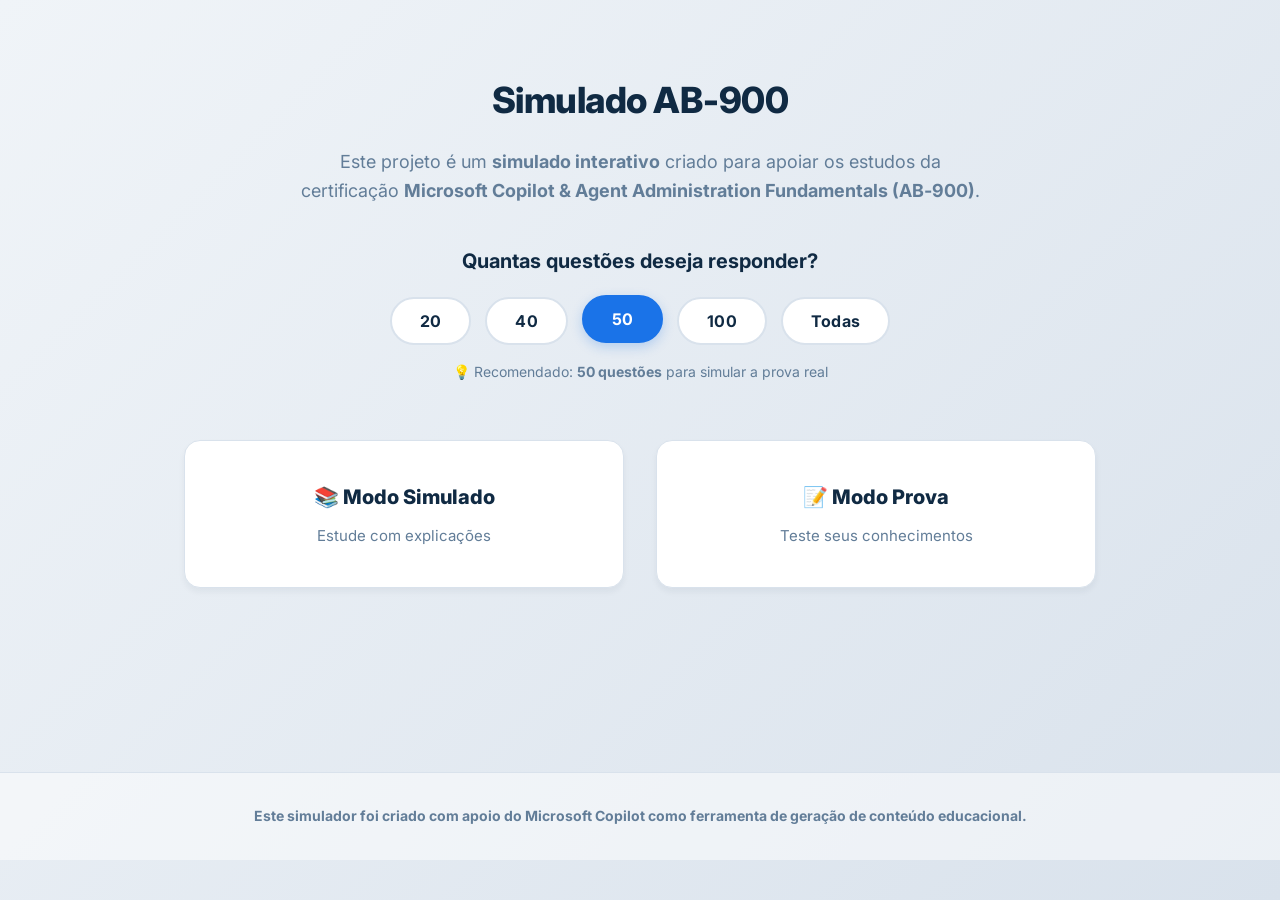
<file: index.html>
<!DOCTYPE html>
<html lang="pt-BR">
<head>
  <meta charset="UTF-8" />
  <meta name="viewport" content="width=device-width, initial-scale=1.0" />
  <title>Simulado AB‑900</title>
  <link rel="stylesheet" href="styles.css" />
</head>
<body class="bg">
  <main class="container center">
    <h1>Simulado AB‑900</h1>

    <p class="subtitle">
      Este projeto é um <strong>simulado interativo</strong> criado para apoiar os estudos da certificação
      <strong>Microsoft Copilot &amp; Agent Administration Fundamentals (AB‑900)</strong>.
    </p>

    <!-- SELETOR DE QUANTIDADE -->
    <section class="qty-section">
      <h2 class="qty-title">Quantas questões deseja responder?</h2>
      <div class="qty-grid">
        <button class="qty-btn" data-qty="20" onclick="selectQty(20)">20</button>
        <button class="qty-btn" data-qty="40" onclick="selectQty(40)">40</button>
        <button class="qty-btn active" data-qty="50" onclick="selectQty(50)">50</button>
        <button class="qty-btn" data-qty="100" onclick="selectQty(100)">100</button>
        <button class="qty-btn" data-qty="0" onclick="selectQty(0)">Todas</button>
      </div>
      <p class="qty-hint">💡 Recomendado: <strong>50 questões</strong> para simular a prova real</p>
    </section>

    <section class="card-grid">
      <a class="card-btn" id="linkSimulado" href="simulado.html?qty=50">
        📚 Modo Simulado
        <span>Estude com explicações</span>
      </a>

      <a class="card-btn" id="linkProva" href="prova.html?qty=50">
        📝 Modo Prova
        <span>Teste seus conhecimentos</span>
      </a>
    </section>
  </main>

  <footer>
     <strong>Este simulador foi criado com apoio do Microsoft Copilot como ferramenta de geração de conteúdo educacional.</strong>
  </footer>

  <script>
    function selectQty(qty) {
      document.querySelectorAll('.qty-btn').forEach(btn => {
        btn.classList.toggle('active', parseInt(btn.dataset.qty) === qty);
      });
      var param = qty === 0 ? '' : '?qty=' + qty;
      document.getElementById('linkSimulado').href = 'simulado.html' + param;
      document.getElementById('linkProva').href = 'prova.html' + param;
    }
  </script>
</body>
</html>
</file>
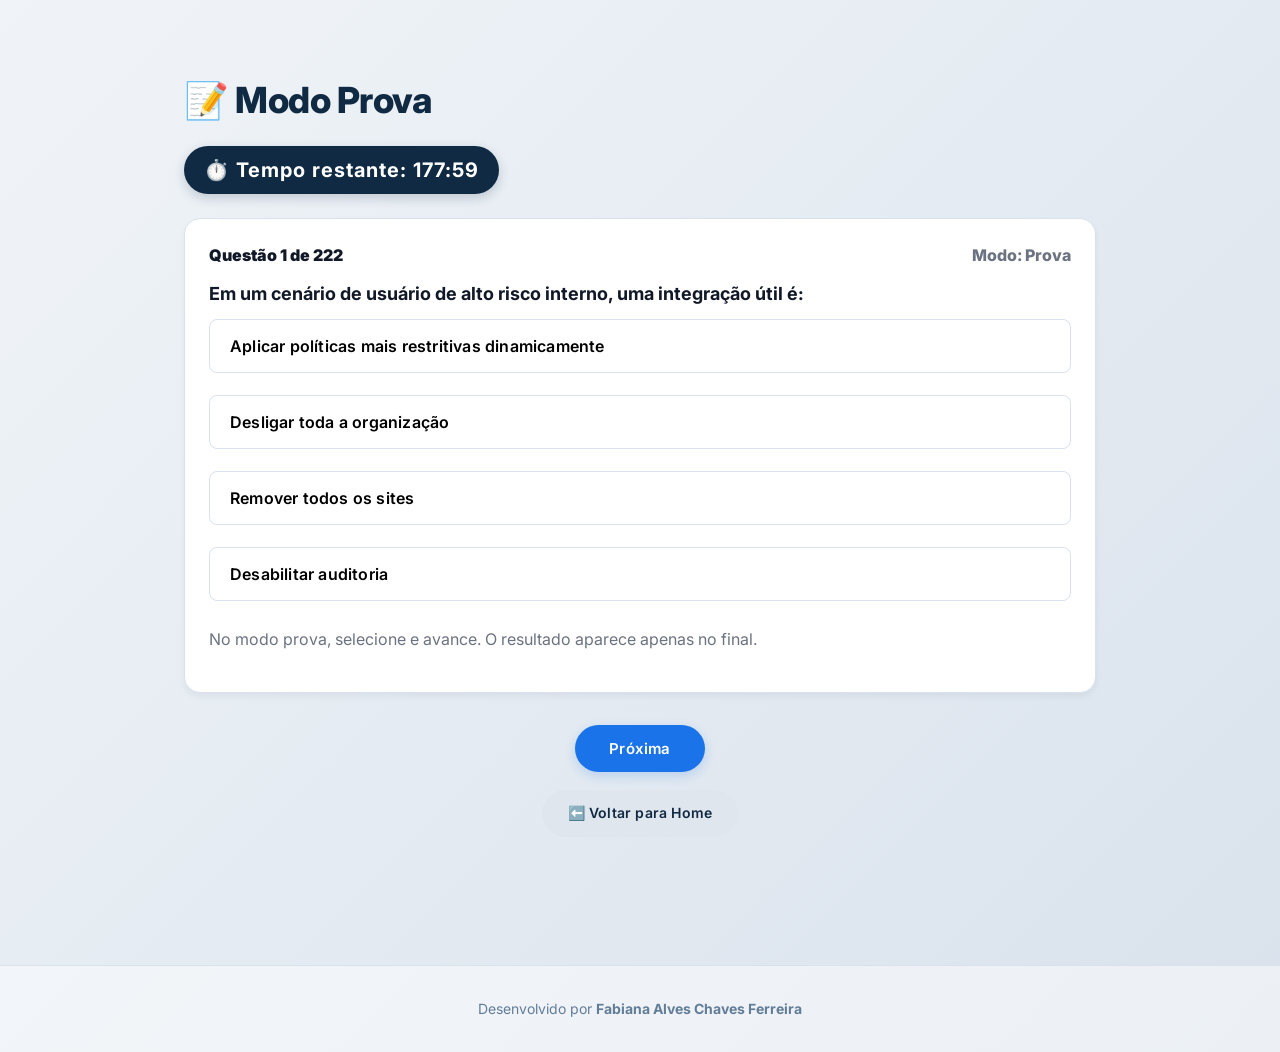
<file: prova.html>
<!DOCTYPE html>
<html lang="pt-BR">
<head>
  <meta charset="UTF-8" />
  <meta name="viewport" content="width=device-width, initial-scale=1.0" />
  <title>Simulado AB‑900 – Prova</title>
  <link rel="stylesheet" href="styles.css" />
</head>
<body class="bg">
  <main class="container">
    <h1>📝 Modo Prova</h1>
    <div id="timer" class="timer"></div>

    <div id="questionContainer"></div>

    <div class="actions">
      <button class="primary" type="button" onclick="nextQuestion()">Próxima</button>
    </div>

    <div id="result" class="card hidden"></div>

    <div class="actions" style="margin-top: 18px;">
      <a class="link-btn" href="index.html">⬅️ Voltar para Home</a>
    </div>
  </main>
  <!-- Modal de Resultado (Popup) -->
<div id="resultModal" class="modal hidden" role="dialog" aria-modal="true" aria-labelledby="modalTitle">
  <div class="modal-card">
    <div class="modal-header">
      <h2 id="modalTitle" class="modal-title">Resultado</h2>
      <button class="modal-close" type="button" aria-label="Fechar" onclick="closeModal()">✕</button>
    </div>

    <div id="modalBody" class="modal-body">
      <!-- Conteúdo do resultado entra via JS -->
    </div>

    <div class="modal-actions">
      <a class="link-btn" href="index.html">⬅️ Voltar para Home</a>
      <button id="modalRetryBtn" class="primary" type="button" onclick="retryFromModal()">Tentar novamente</button>
    </div>
  </div>
</div>

  <footer>Desenvolvido por <strong>Fabiana Alves Chaves Ferreira</strong></footer>

  <script src="script.js"></script>
  <script>
    startExam();
  </script>
</body>
</html>
</file>
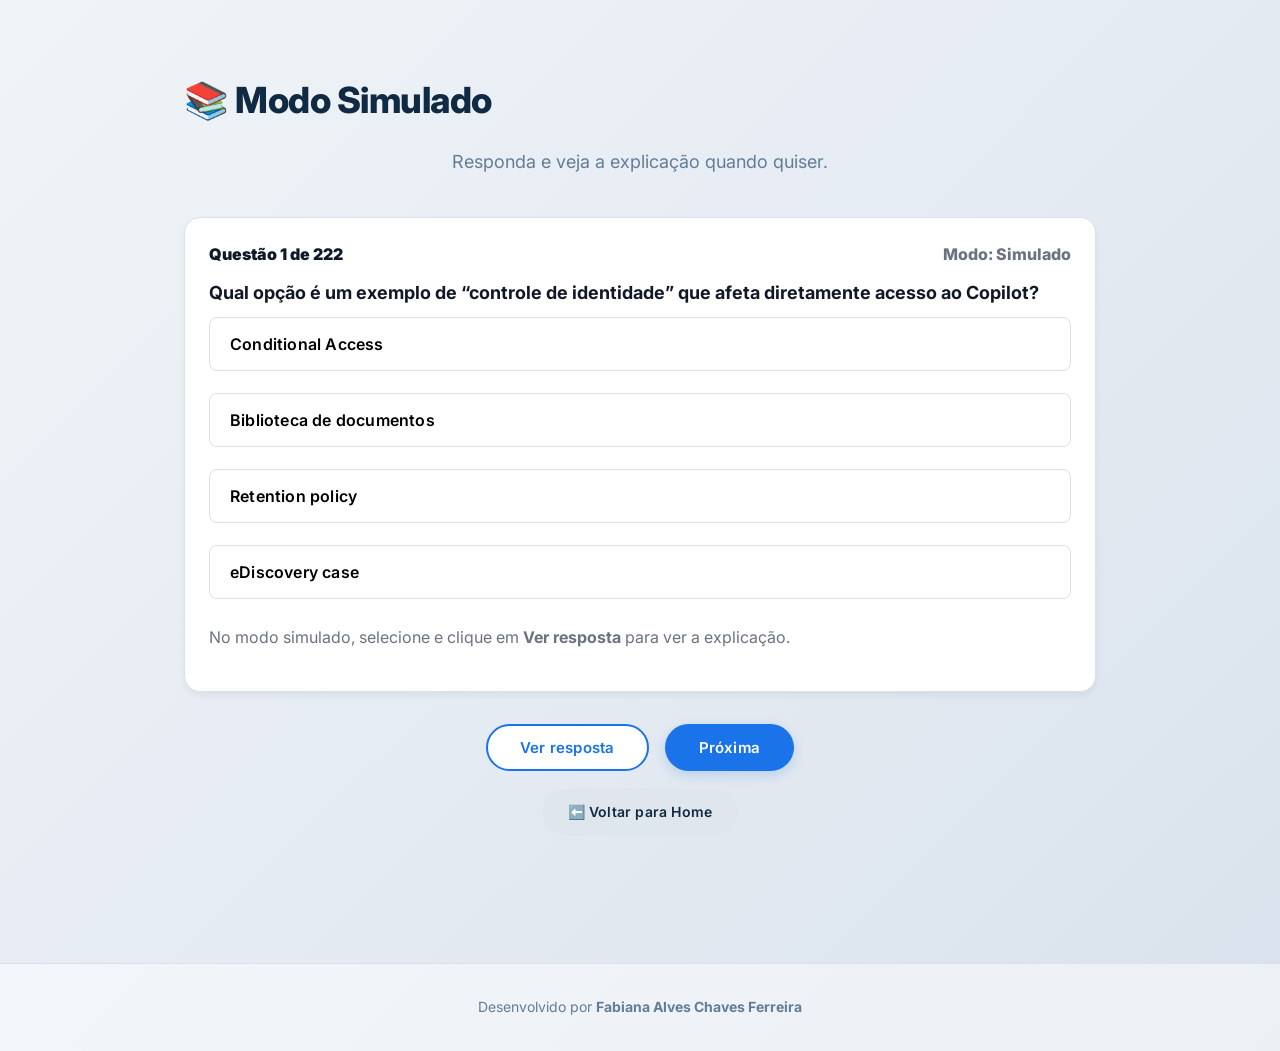
<file: simulado.html>
<!DOCTYPE html>
<html lang="pt-BR">
<head>
  <meta charset="UTF-8" />
  <meta name="viewport" content="width=device-width, initial-scale=1.0" />
  <title>Simulado AB‑900 – Estudo</title>
  <link rel="stylesheet" href="styles.css" />
</head>
<body class="bg">
  <main class="container">
    <h1>📚 Modo Simulado</h1>
    <p class="subtitle">Responda e veja a explicação quando quiser.</p>

    <div id="questionContainer"></div>

    <div class="actions">
      <button class="ghost" type="button" onclick="showExplanation()">Ver resposta</button>
      <button class="primary" type="button" onclick="nextQuestion()">Próxima</button>
    </div>

    <div id="result" class="card hidden"></div>

    <div class="actions" style="margin-top: 18px;">
      <a class="link-btn" href="index.html">⬅️ Voltar para Home</a>
    </div>
  </main>
  <!-- Modal de Resultado (Popup) -->
<div id="resultModal" class="modal hidden" role="dialog" aria-modal="true" aria-labelledby="modalTitle">
  <div class="modal-card">
    <div class="modal-header">
      <h2 id="modalTitle" class="modal-title">Resultado</h2>
      <button class="modal-close" type="button" aria-label="Fechar" onclick="closeModal()">✕</button>
    </div>

    <div id="modalBody" class="modal-body">
      <!-- Conteúdo do resultado entra via JS -->
    </div>

    <div class="modal-actions">
      <a class="link-btn" href="index.html">⬅️ Voltar para Home</a>
      <button id="modalRetryBtn" class="primary" type="button" onclick="retryFromModal()">Tentar novamente</button>
    </div>
  </div>
</div>

  <footer>Desenvolvido por <strong>Fabiana Alves Chaves Ferreira</strong></footer>

  <script src="script.js"></script>
  <script>
    startStudy();
  </script>
</body>
</html>
</file>
<file: styles.css>
@import url("https://fonts.googleapis.com/css2?family=Inter:wght@400;500;600;700;800&display=swap");

/* ============================
   DESIGN TOKENS
============================ */
:root {
  --brand-primary: #1a73e8;
  --brand-primary-hover: #1557b0;
  --brand-secondary: #e8f0fe;

  --bg-page: #f0f4f8;
  --bg-gradient: linear-gradient(135deg, #f0f4f8 0%, #d9e2ec 100%);
  --bg-card: #ffffff;
  --bg-header: #ffffff;

  --text-main: #102a43;
  --text-muted: #627d98;
  --text-inverse: #ffffff;

  --state-success: #198754;
  --state-danger: #d93025;
  --state-warning: #f9ab00;

  --border-color: #d9e2ec;
  --radius-sm: 8px;
  --radius-md: 16px;
  --radius-lg: 24px;

  --shadow-sm: 0 4px 6px rgba(16, 42, 67, 0.05);
  --shadow-md: 0 10px 20px rgba(16, 42, 67, 0.08);
  --shadow-lg: 0 20px 40px rgba(16, 42, 67, 0.12);

  --max-width: 960px;
  --spacing-xl: 48px;
}

/* ============================
   RESET & BASE
============================ */
* { box-sizing: border-box; }

body {
  margin: 0;
  font-family: "Inter", -apple-system, sans-serif;
  background: var(--bg-page);
  background-image: var(--bg-gradient);
  color: var(--text-main);
  line-height: 1.6;
  -webkit-font-smoothing: antialiased;
  min-height: 100vh;
}

.container {
  max-width: var(--max-width);
  margin: 0 auto;
  padding: var(--spacing-xl) 24px;
}

.center { text-align: center; }

/* ============================
   TIPOGRAFIA
============================ */
h1 {
  font-size: 36px;
  font-weight: 800;
  color: #102a43;
  margin-bottom: 16px;
  letter-spacing: -0.5px;
}

h2 {
  font-size: 28px;
  font-weight: 700;
  color: #102a43;
  margin-bottom: 12px;
}




.subtitle {
  color: var(--text-muted);
  font-size: 18px;
  margin-bottom: 40px;
  max-width: 700px;
  margin-left: auto;
  margin-right: auto;
  text-align: center;
}




/* ============================
   BOTÕES & AÇÕES
============================ */
.actions {
  display: flex;
  gap: 16px;
  margin-top: 32px;
  justify-content: center;
  flex-wrap: wrap;
}

button,
.link-btn {
  font-family: inherit;
  font-size: 15px;
  font-weight: 600;
  padding: 12px 32px;
  cursor: pointer;
  border-radius: 30px;
  border: 2px solid transparent;
  transition: all 0.25s ease;
  text-decoration: none;
  display: inline-flex;
  align-items: center;
  justify-content: center;
  letter-spacing: 0.2px;
}

.primary {
  background: var(--brand-primary);
  color: white;
  box-shadow: 0 4px 12px rgba(26, 115, 232, 0.2);
}

.primary:hover {
  background: var(--brand-primary-hover);
  transform: translateY(-2px);
  box-shadow: 0 6px 16px rgba(26, 115, 232, 0.3);
}

.ghost {
  background: white;
  color: var(--brand-primary);
  border-color: var(--brand-primary);
}

.ghost:hover {
  background: var(--brand-secondary);
}

.link-btn {
  background: #e0e6ed;
  color: #102a43;
  font-size: 14px;
  padding: 10px 24px;
}

.link-btn:hover {
  background: #cedbe9;
}

/* ============================
   GRID DE MODOS (HOME)
============================ */
.card-grid {
  display: grid;
  grid-template-columns: repeat(auto-fit, minmax(300px, 1fr));
  gap: 32px;
  margin: 56px 0;
}

.card-btn {
  background: var(--bg-card);
  padding: 40px;
  border-radius: var(--radius-md);
  border: 1px solid var(--border-color);
  box-shadow: var(--shadow-sm);
  text-decoration: none;
  color: var(--text-main);
  font-weight: 800;
  font-size: 20px;
  display: flex;
  flex-direction: column;
  gap: 12px;
  transition: all 0.3s ease;
  position: relative;
  overflow: hidden;
}

.card-btn::after {
  content: "";
  position: absolute;
  bottom: 0;
  left: 0;
  width: 100%;
  height: 4px;
  background: var(--brand-primary);
  transform: scaleX(0);
  transition: transform 0.3s ease;
}

.card-btn:hover {
  transform: translateY(-8px);
  box-shadow: var(--shadow-lg);
  border-color: var(--brand-primary);
}

.card-btn:hover::after {
  transform: scaleX(1);
}

.card-btn span {
  font-weight: 400;
  font-size: 15px;
  color: var(--text-muted);
  line-height: 1.5;
}

/* ============================
   SELETOR DE QUANTIDADE (HOME)
============================ */
.qty-section {
  margin-top: 8px;
}

.qty-title {
  font-size: 20px;
  font-weight: 700;
  margin-bottom: 20px;
}

.qty-grid {
  display: flex;
  gap: 14px;
  justify-content: center;
  flex-wrap: wrap;
}

.qty-btn {
  background: white;
  color: var(--text-main);
  border: 2px solid var(--border-color);
  padding: 12px 28px;
  font-size: 16px;
  font-weight: 700;
  border-radius: 30px;
  cursor: pointer;
  transition: all 0.25s ease;
  min-width: 80px;
}

.qty-btn:hover:not(.active) {
  border-color: var(--brand-primary);
  background: var(--brand-secondary);
  color: var(--brand-primary);
}

.qty-btn.active {
  background: var(--brand-primary);
  color: white;
  border-color: var(--brand-primary);
  box-shadow: 0 4px 12px rgba(26, 115, 232, 0.25);
  transform: translateY(-2px);
}

.qty-hint {
  margin-top: 16px;
  font-size: 14px;
  color: var(--text-muted);
}

/* ============================
   QUESTÕES
============================ */
.option-btn {
  display: block;
  width: 100%;
  padding: 16px 20px;
  margin-bottom: 12px;
  background: #fff;
  border: 1px solid var(--border-color);
  text-align: left;
  cursor: pointer;
  font-size: 16px;
  border-radius: var(--radius-sm);
  transition: all 0.2s ease;
}

.option-btn:hover {
  border-color: var(--brand-primary);
  background: #f8faff;
}

/* ============================
   TIMER
============================ */
.timer {
  background: #102a43;
  color: #fff;
  display: inline-flex;
  padding: 8px 20px;
  font-family: "Inter", sans-serif;
  font-weight: 700;
  font-size: 20px;
  margin-bottom: 24px;
  border-radius: 40px;
  box-shadow: 0 4px 12px rgba(16, 42, 67, 0.2);
  letter-spacing: 1px;
}

/* ============================
   MODAL (RESULTADO)
============================ */
.modal {
  position: fixed;
  inset: 0;
  background: rgba(16, 42, 67, 0.6);
  display: flex;
  align-items: center;
  justify-content: center;
  z-index: 1000;
  padding: 24px;
  backdrop-filter: blur(4px);
}

.modal.hidden {
  display: none;
}

.modal-card {
  background: white;
  width: 100%;
  max-width: 520px;
  border-radius: var(--radius-lg);
  box-shadow: var(--shadow-lg);
  overflow: hidden;
  animation: modalIn 0.4s cubic-bezier(0.165, 0.84, 0.44, 1);
}

@keyframes modalIn {
  from { transform: translateY(30px) scale(0.95); opacity: 0; }
  to   { transform: translateY(0) scale(1); opacity: 1; }
}

.modal-header {
  padding: 20px 32px;
  background: #f8faff;
  border-bottom: 1px solid var(--border-color);
  display: flex;
  justify-content: space-between;
  align-items: center;
}

.modal-title {
  font-size: 20px;
  font-weight: 800;
  color: #102a43;
}

.modal-body {
  padding: 40px 32px;
  text-align: center;
}

.modal-actions {
  padding: 20px 32px;
  background: #f8faff;
  display: flex;
  justify-content: flex-end;
  align-items: center;
  gap: 16px;
  border-top: 1px solid var(--border-color);
}

.modal-close {
  background: none;
  border: none;
  font-size: 24px;
  cursor: pointer;
  color: var(--text-muted);
  padding: 0;
  line-height: 1;
  transition: color 0.2s;
}

.modal-close:hover {
  color: var(--brand-primary);
}

/* ============================
   FOOTER
============================ */
footer {
  margin-top: 80px;
  padding: 32px;
  border-top: 1px solid var(--border-color);
  text-align: center;
  font-size: 14px;
  color: var(--text-muted);
  background: rgba(255, 255, 255, 0.5);
}

/* ============================
   UTILIDADES
============================ */
.hidden { display: none; }

.card {
  background: white;
  padding: 24px;
  border-radius: var(--radius-md);
  border: 1px solid var(--border-color);
  box-shadow: var(--shadow-sm);
}

/* ============================
   RESPONSIVO
============================ */
@media (max-width: 600px) {
  .card-grid {
    grid-template-columns: 1fr;
    gap: 24px;
  }

  .card-btn {
    padding: 32px;
  }

  h1 {
    font-size: 28px;
  }

  .subtitle {
    font-size: 16px;
  }

  .qty-grid {
    gap: 10px;
  }

  .qty-btn {
    padding: 10px 20px;
    font-size: 14px;
    min-width: 60px;
  }

  .modal-card {
    max-width: 100%;
  }

  .modal-header,
  .modal-body,
  .modal-actions {
    padding-left: 20px;
    padding-right: 20px;
  }

  .modal-actions {
    flex-wrap: wrap;
    justify-content: center;
  }
}
</file>
